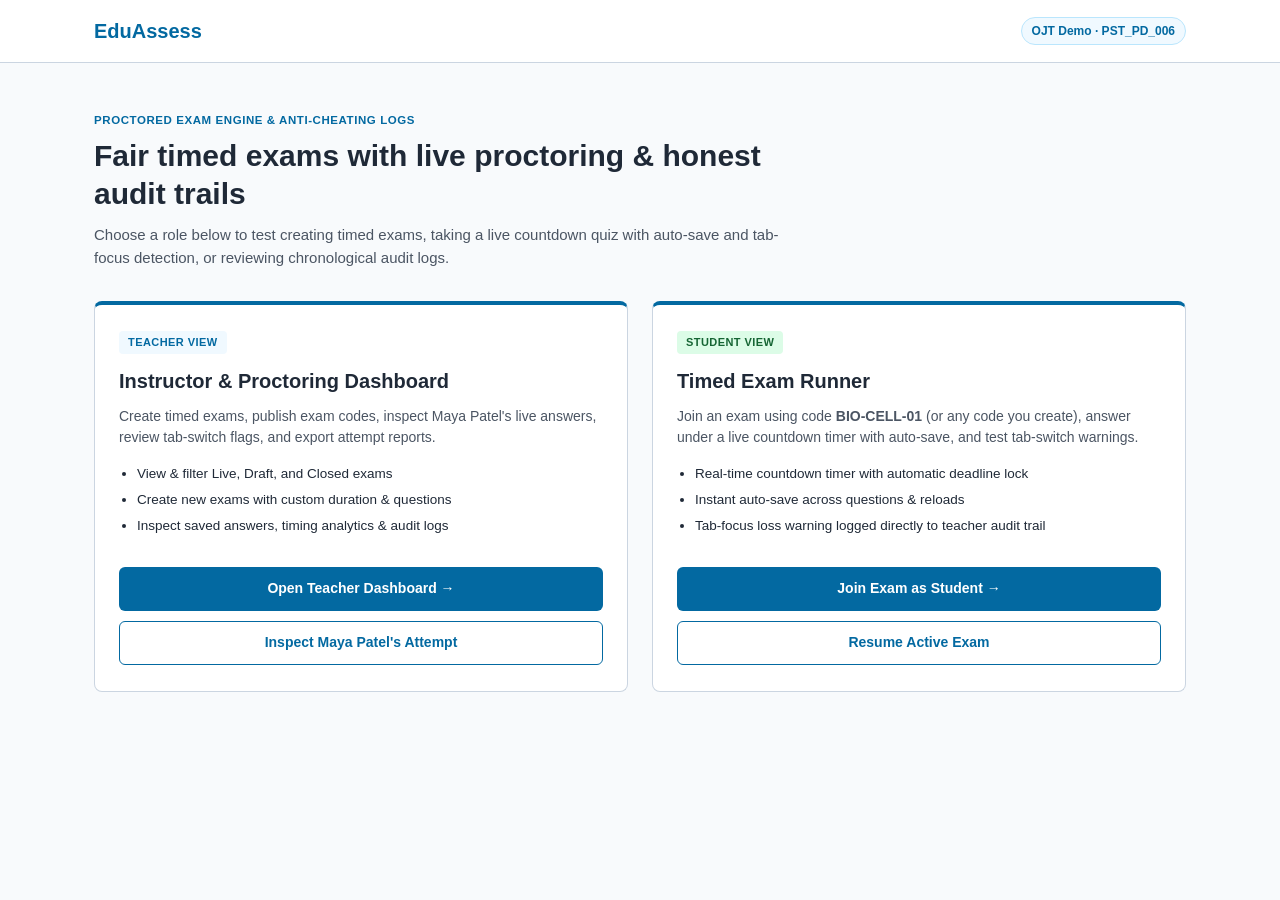
<file: index.html>
<!DOCTYPE html>
<html lang="en">

<head>
    <meta charset="UTF-8">
    <meta name="viewport" content="width=device-width, initial-scale=1.0">
    <title>EduAssess — Proctored Exam &amp; Audit Dashboard</title>
    <link rel="stylesheet" href="index.css">
</head>

<body>

    <div class="page-wrapper">

        <!-- App Header -->
        <header class="app-header">
            <div class="container header-inner">
                <a href="index.html" class="brand">EduAssess</a>
                <span class="badge-pill">OJT Demo · PST_PD_006</span>
            </div>
        </header>

        <!-- Main Content -->
        <main class="main-content">
            <div class="container">

                <section class="hero">
                    <span class="eyebrow">PROCTORED EXAM ENGINE &amp; ANTI-CHEATING LOGS</span>
                    <h1>Fair timed exams with live proctoring &amp; honest audit trails</h1>
                    <p class="subtitle">
                        Choose a role below to test creating timed exams, taking a live countdown quiz with
                        auto-save and tab-focus detection, or reviewing chronological audit logs.
                    </p>
                </section>

                <div class="role-grid">

                    <!-- Teacher Card -->
                    <article class="role-card">
                        <span class="role-tag teacher-tag">TEACHER VIEW</span>
                        <h2>Instructor &amp; Proctoring Dashboard</h2>
                        <p>
                            Create timed exams, publish exam codes, inspect Maya Patel's live answers,
                            review tab-switch flags, and export attempt reports.
                        </p>
                        <ul class="feature-list">
                            <li>View &amp; filter Live, Draft, and Closed exams</li>
                            <li>Create new exams with custom duration &amp; questions</li>
                            <li>Inspect saved answers, timing analytics &amp; audit logs</li>
                        </ul>
                        <div class="card-actions">
                            <a href="frontend/teacher/audit_log.html" class="btn btn-primary">Open Teacher Dashboard →</a>
                            <a href="frontend/teacher/questions.html" class="btn btn-outline">Inspect Maya Patel's Attempt</a>
                        </div>
                    </article>

                    <!-- Student Card -->
                    <article class="role-card">
                        <span class="role-tag student-tag">STUDENT VIEW</span>
                        <h2>Timed Exam Runner</h2>
                        <p>
                            Join an exam using code <strong>BIO-CELL-01</strong> (or any code you create),
                            answer under a live countdown timer with auto-save, and test tab-switch warnings.
                        </p>
                        <ul class="feature-list">
                            <li>Real-time countdown timer with automatic deadline lock</li>
                            <li>Instant auto-save across questions &amp; reloads</li>
                            <li>Tab-focus loss warning logged directly to teacher audit trail</li>
                        </ul>
                        <div class="card-actions">
                            <a href="frontend/student/student_exam.html" class="btn btn-primary">Join Exam as Student →</a>
                            <a href="frontend/student/exam_view.html" class="btn btn-outline">Resume Active Exam</a>
                        </div>
                    </article>

                </div>
                <p id="reset-msg" class="reset-msg" aria-live="polite"></p>

            </div>
        </main>

    </div>

    <script src="frontend/shared/api.js"></script>
    <script>
        document.getElementById("reset-demo-btn").addEventListener("click", async () => {
            const msg = document.getElementById("reset-msg");
            msg.textContent = "Resetting sample data...";
            await apiResetDemo();
            msg.textContent = "✓ Sample data reset! BIO-CELL-01 and Maya Patel's attempt are ready.";
        });
    </script>

</body>

</html>
</file>
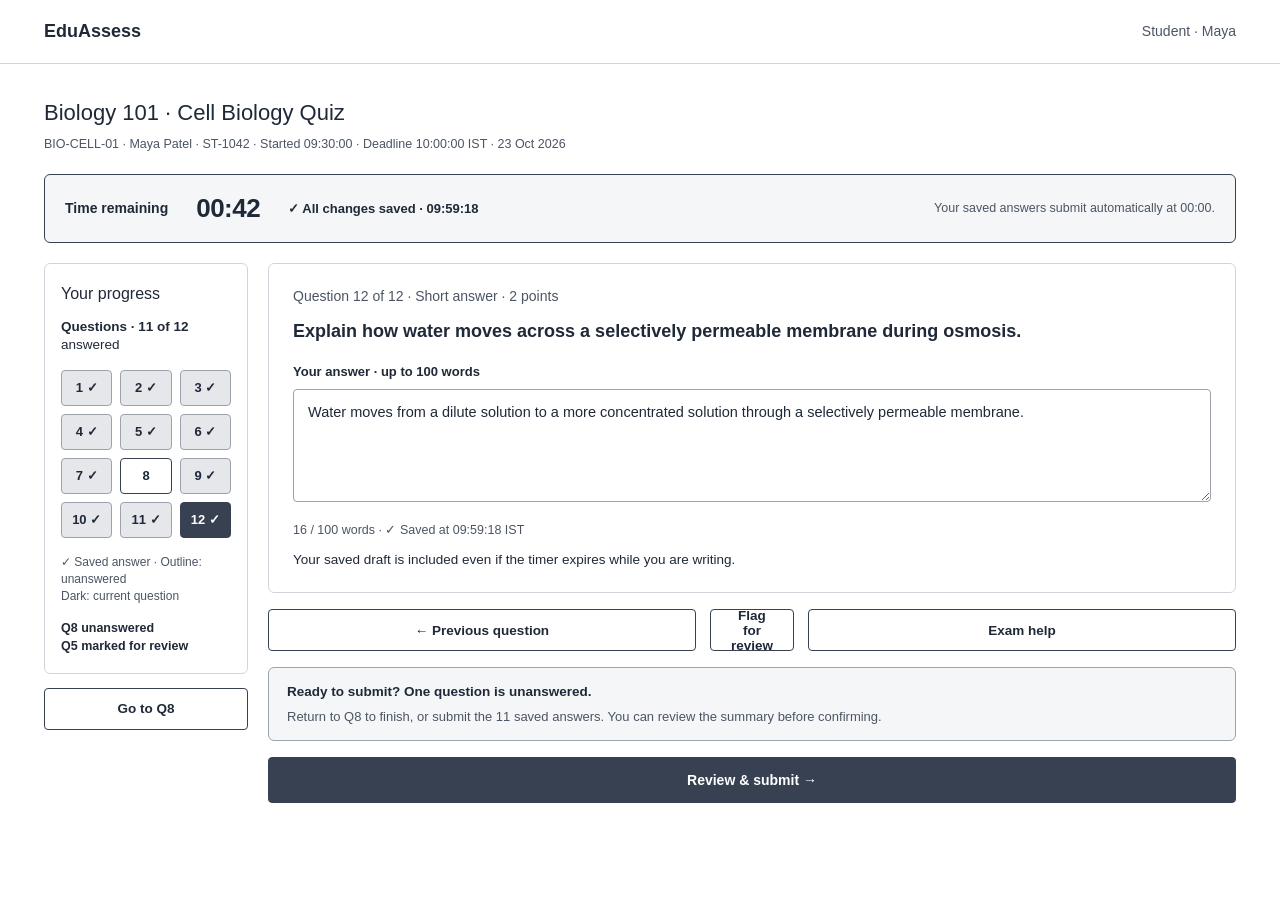
<file: frontend/exam_view.html>
<!DOCTYPE html>
<html lang="en">
<head>
  <meta charset="UTF-8" />
  <meta name="viewport" content="width=device-width, initial-scale=1.0" />
  <title>EduAssess — Biology 101 · Cell Biology Quiz</title>
  <link rel="stylesheet" href="./exa_view.css" />
</head>
<body>
  <div class="page-wrapper">
    <div class="tab">
        <div class="warn-head">
            <h2>Your exam is still running. Stay on this tab to continue.</h2>
            <p class="cross">X</p>
        </div>
        <div class="warn-body">
            <p class="warn-txt">You were away for 12 seconds. This event is visible to your teacher in the audit log. Your timer did not pause.</p>
            <button class="btn-primary btn-submit">Resume Exam</button>
        </div>
            
    </div>
    <!-- Main App Header -->
    <header class="app-header">
      <div class="container header-inner">
        <a href="#" class="brand">EduAssess</a>
        <span class="user-badge">Student · Maya</span>
      </div>
    </header>

    <!-- Main Exam Content -->
    <main class="main-content">
      <div class="container">
        <!-- Exam Title & Session Metadata -->
        <section class="exam-header-meta">
          <h1>Biology 101 · Cell Biology Quiz</h1>
          <p class="session-details">
            BIO-CELL-01 · Maya Patel · ST-1042 · Started 09:30:00 · Deadline 10:00:00 IST · 23 Oct 2026
          </p>
        </section>

        <!-- Persistent Status & Countdown Bar -->
        <section class="status-bar" aria-label="Exam timer and save status">
          <div class="status-left">
            <span class="timer-label">Time remaining</span>
            <span class="timer-value" aria-live="polite">00:42</span>
            <span class="save-status" aria-live="polite">✓ All changes saved · 09:59:18</span>
          </div>
          <p class="auto-submit-note">Your saved answers submit automatically at 00:00.</p>
        </section>

        <!-- Two-Column Exam Workspace -->
        <div class="workspace-grid">
          <!-- Left Sidebar: Question Progress & Navigator -->
          <aside class="progress-sidebar" aria-label="Question navigation">
            <div class="card progress-card">
              <h2 class="sidebar-heading">Your progress</h2>
              <p class="progress-count"><strong>Questions · 11 of 12</strong><br />answered</p>

              <!-- 3x4 Question Palette Grid -->
              <nav class="question-grid" aria-label="Question palette">
                <a href="#q1" class="q-pill answered" aria-label="Question 1, answered">1 ✓</a>
                <a href="#q2" class="q-pill answered" aria-label="Question 2, answered">2 ✓</a>
                <a href="#q3" class="q-pill answered" aria-label="Question 3, answered">3 ✓</a>
                <a href="#q4" class="q-pill answered" aria-label="Question 4, answered">4 ✓</a>
                <a href="#q5" class="q-pill answered" aria-label="Question 5, answered and marked for review">5 ✓</a>
                <a href="#q6" class="q-pill answered" aria-label="Question 6, answered">6 ✓</a>
                <a href="#q7" class="q-pill answered" aria-label="Question 7, answered">7 ✓</a>
                <a href="#q8" class="q-pill unanswered" aria-label="Question 8, unanswered">8</a>
                <a href="#q9" class="q-pill answered" aria-label="Question 9, answered">9 ✓</a>
                <a href="#q10" class="q-pill answered" aria-label="Question 10, answered">10 ✓</a>
                <a href="#q11" class="q-pill answered" aria-label="Question 11, answered">11 ✓</a>
                <a href="#q12" class="q-pill current" aria-current="page" aria-label="Question 12, current question, answered">12 ✓</a>
              </nav>

              <div class="palette-legend">
                <p>✓ Saved answer · Outline: unanswered</p>
                <p>Dark: current question</p>
              </div>

              <div class="palette-alerts">
                <p><strong>Q8 unanswered</strong></p>
                <p><strong>Q5 marked for review</strong></p>
              </div>
            </div>

            <a href="#q8" class="btn btn-outline btn-full jump-btn">Go to Q8</a>
          </aside>

          <!-- Right Area: Active Question, Controls & Submit -->
          <div class="question-workspace">
            <!-- Active Question Card -->
            <section class="card question-card" aria-labelledby="question-prompt">
              <p class="question-meta">Question 12 of 12 · Short answer · 2 points</p>
              <h2 id="question-prompt" class="question-text">
                Explain how water moves across a selectively permeable membrane during osmosis.
              </h2>

              <label for="answer-input" class="answer-label">
                Your answer · up to 100 words
              </label>
              <textarea
                id="answer-input"
                name="answer-input"
                class="answer-textarea"
                rows="4"
              >Water moves from a dilute solution to a more concentrated solution through a selectively permeable membrane.</textarea>

              <p class="word-save-meta">
                16 / 100 words · ✓ Saved at 09:59:18 IST
              </p>
              <p class="draft-assurance">
                Your saved draft is included even if the timer expires while you are writing.
              </p>
            </section>

            <!-- Navigation & Utility Buttons -->
            <div class="question-controls">
              <button type="button" class="btn btn-outline">← Previous question</button>
              <button type="button" class="btn btn-outline btn-expand">Flag for review</button>
              <button type="button" class="btn btn-outline">Exam help</button>
            </div>

            <!-- Submission Warning Banner -->
            <div class="submit-notice-box" role="status">
              <p class="submit-notice-title">Ready to submit? One question is unanswered.</p>
              <p class="submit-notice-text">
                Return to Q8 to finish, or submit the 11 saved answers. You can review the summary before confirming.
              </p>
            </div>

            <!-- Primary Submit CTA -->
            <button type="button" class="btn btn-primary btn-full btn-submit">
              Review &amp; submit →
            </button>
          </div>
        </div>
      </div>
    </main>
  </div>
</body>
</html>
</file>
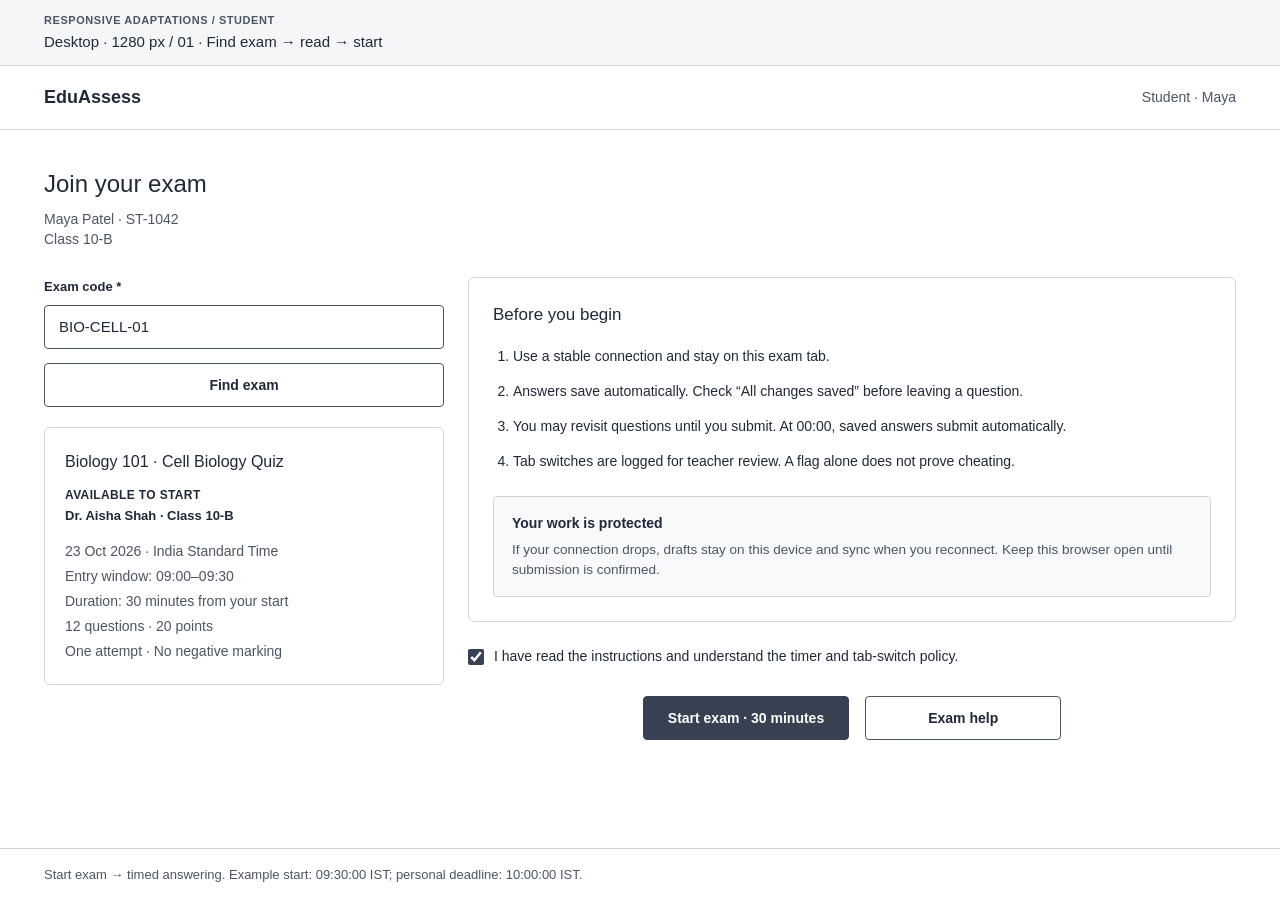
<file: frontend/student_exam.html>
<!DOCTYPE html>
<html lang="en">
<head>
  <meta charset="UTF-8" />
  <meta name="viewport" content="width=device-width, initial-scale=1.0" />
  <title>EduAssess — Join your exam</title>
  <link rel="stylesheet" href="./student_exam.css" />
</head>
<body>
  <div class="page-wrapper">
    <!-- Top Wireframe Spec Banner -->
    <div class="spec-banner">
      <div class="container">
        <span class="spec-label">RESPONSIVE ADAPTATIONS / STUDENT</span>
        <p class="spec-title">Desktop · 1280 px / 01 · Find exam → read → start</p>
      </div>
    </div>

    <!-- Main App Header -->
    <header class="app-header">
      <div class="container header-inner">
        <a href="#" class="brand">EduAssess</a>
        <span class="user-badge">Student · Maya</span>
      </div>
    </header>

    <!-- Main Content -->
    <main class="main-content">
      <div class="container">
        <!-- Page Title & Student Info -->
        <section class="page-intro">
          <h1>Join your exam</h1>
          <p class="student-meta">Maya Patel · ST-1042</p>
          <p class="student-meta">Class 10-B</p>
        </section>

        <!-- Two-Column Layout -->
        <div class="exam-grid">
          <!-- Left Column: Exam Lookup & Details -->
          <div class="left-column">
            <form class="exam-code-form" action="#" method="get">
              <label for="exam-code" class="form-label">
                Exam code <span class="required" aria-hidden="true">*</span>
              </label>
              <input
                type="text"
                id="exam-code"
                name="exam-code"
                class="form-input"
                value="BIO-CELL-01"
                required
              />
              <button type="submit" class="btn btn-outline btn-full">
                Find exam
              </button>
            </form>

            <article class="card exam-details-card" aria-labelledby="exam-title">
              <h2 id="exam-title" class="exam-title">Biology 101 · Cell Biology Quiz</h2>
              <p class="status-tag">AVAILABLE TO START</p>
              <p class="instructor-info">Dr. Aisha Shah · Class 10-B</p>

              <ul class="exam-specs">
                <li>23 Oct 2026 · India Standard Time</li>
                <li>Entry window: 09:00–09:30</li>
                <li>Duration: 30 minutes from your start</li>
                <li>12 questions · 20 points</li>
                <li>One attempt · No negative marking</li>
              </ul>
            </article>
          </div>

          <!-- Right Column: Instructions & Start Controls -->
          <div class="right-column">
            <section class="card instructions-card" aria-labelledby="instructions-heading">
              <h2 id="instructions-heading" class="section-heading">Before you begin</h2>
              <ol class="instructions-list">
                <li>Use a stable connection and stay on this exam tab.</li>
                <li>Answers save automatically. Check “All changes saved” before leaving a question.</li>
                <li>You may revisit questions until you submit. At 00:00, saved answers submit automatically.</li>
                <li>Tab switches are logged for teacher review. A flag alone does not prove cheating.</li>
              </ol>

              <div class="notice-box" role="note">
                <h3 class="notice-title">Your work is protected</h3>
                <p class="notice-text">
                  If your connection drops, drafts stay on this device and sync when you reconnect. Keep this browser open until submission is confirmed.
                </p>
              </div>
            </section>

            <div class="confirmation-row">
              <label class="checkbox-label">
                <input type="checkbox" checked />
                <span>I have read the instructions and understand the timer and tab-switch policy.</span>
              </label>
            </div>

            <div class="action-buttons">
              <button type="button" class="btn btn-primary">
                Start exam · 30 minutes
              </button>
              <button type="button" class="btn btn-outline">
                Exam help
              </button>
            </div>
          </div>
        </div>
      </div>
    </main>

    <!-- Bottom Flow Annotation Footer -->
    <footer class="spec-footer">
      <div class="container">
        <p>Start exam → timed answering. Example start: 09:30:00 IST; personal deadline: 10:00:00 IST.</p>
      </div>
    </footer>
  </div>
</body>
</html>
</file>
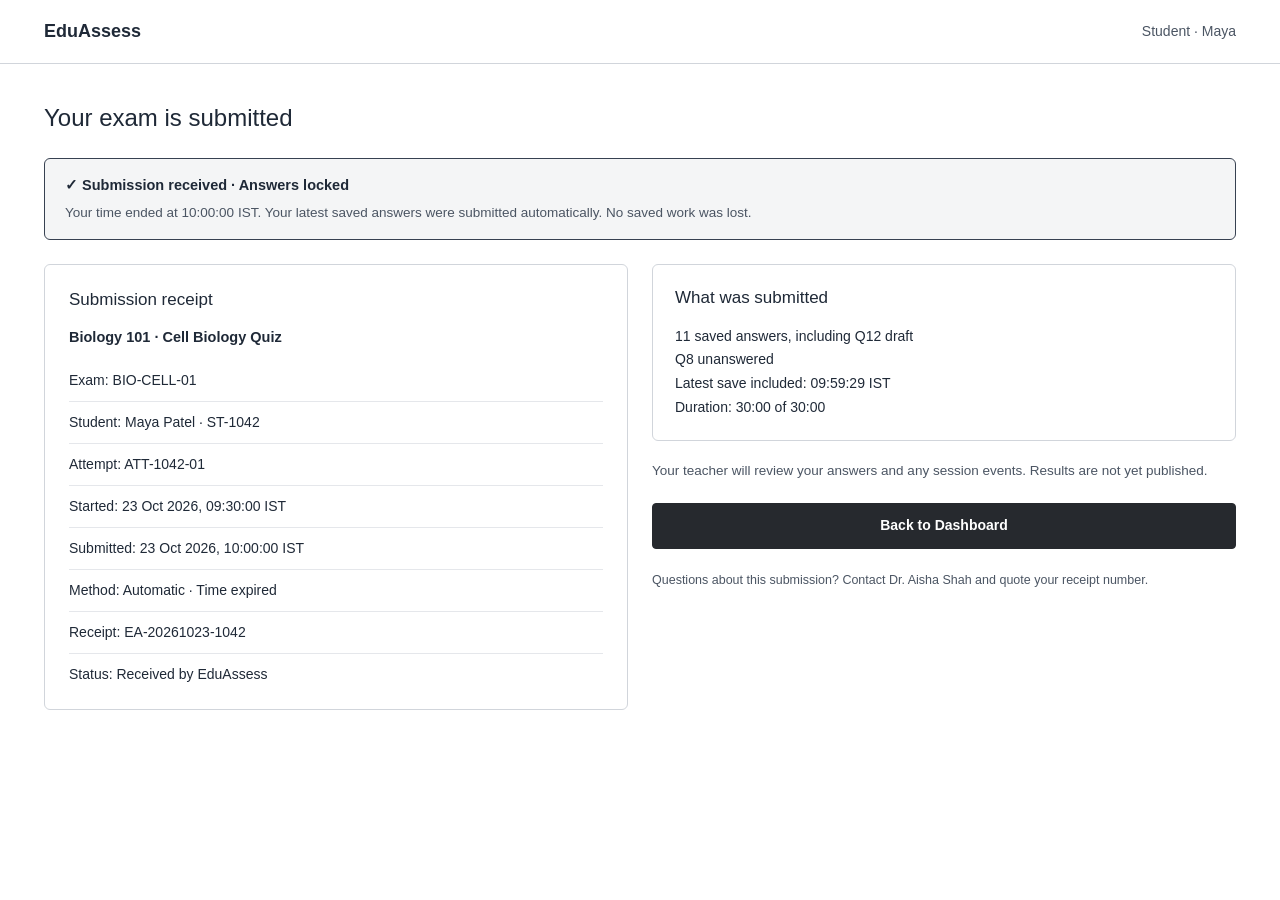
<file: frontend/sub_confirm.html>
<!DOCTYPE html>
<html lang="en">
<head>
  <meta charset="UTF-8" />
  <meta name="viewport" content="width=device-width, initial-scale=1.0" />
  <title>EduAssess — Your exam is submitted</title>
  <link rel="stylesheet" href="./sub_confirm.css" />
</head>
<body>
  <div class="page-wrapper">

    <!-- Main App Header -->
    <header class="app-header">
      <div class="container header-inner">
        <a href="#" class="brand">EduAssess</a>
        <span class="user-badge">Student · Maya</span>
      </div>
    </header>

    <!-- Main Content -->
    <main class="main-content">
      <div class="container">
        <!-- Page Heading -->
        <section class="page-intro">
          <h1>Your exam is submitted</h1>
        </section>

        <!-- Confirmation Banner -->
        <section class="status-banner" role="status" aria-live="polite">
          <p class="status-heading">✓ Submission received · Answers locked</p>
          <p class="status-subtext">
            Your time ended at 10:00:00 IST. Your latest saved answers were submitted automatically. No saved work was lost.
          </p>
        </section>

        <!-- Two-Column Receipt & Summary Grid -->
        <div class="receipt-grid">
          <!-- Left Card: Official Submission Receipt -->
          <section class="card receipt-card" aria-labelledby="receipt-heading">
            <h2 id="receipt-heading" class="card-heading">Submission receipt</h2>
            <p class="course-title">Biology 101 · Cell Biology Quiz</p>

            <dl class="receipt-details">
              <div class="receipt-row">
                <dt class="sr-only">Exam</dt>
                <dd>Exam: BIO-CELL-01</dd>
              </div>
              <div class="receipt-row">
                <dt class="sr-only">Student</dt>
                <dd>Student: Maya Patel · ST-1042</dd>
              </div>
              <div class="receipt-row">
                <dt class="sr-only">Attempt</dt>
                <dd>Attempt: ATT-1042-01</dd>
              </div>
              <div class="receipt-row">
                <dt class="sr-only">Started</dt>
                <dd>Started: 23 Oct 2026, 09:30:00 IST</dd>
              </div>
              <div class="receipt-row">
                <dt class="sr-only">Submitted</dt>
                <dd>Submitted: 23 Oct 2026, 10:00:00 IST</dd>
              </div>
              <div class="receipt-row">
                <dt class="sr-only">Method</dt>
                <dd>Method: Automatic · Time expired</dd>
              </div>
              <div class="receipt-row">
                <dt class="sr-only">Receipt</dt>
                <dd>Receipt: EA-20261023-1042</dd>
              </div>
              <div class="receipt-row">
                <dt class="sr-only">Status</dt>
                <dd>Status: Received by EduAssess</dd>
              </div>
            </dl>
          </section>

          <!-- Right Column: What Was Submitted & Next Steps -->
          <div class="summary-column">
            <section class="card submitted-card" aria-labelledby="submitted-heading">
              <h2 id="submitted-heading" class="card-heading">What was submitted</h2>
              <ul class="submitted-list">
                <li>11 saved answers, including Q12 draft</li>
                <li>Q8 unanswered</li>
                <li>Latest save included: 09:59:29 IST</li>
                <li>Duration: 30:00 of 30:00</li>
              </ul>
            </section>

            <p class="review-note">
              Your teacher will review your answers and any session events. Results are not yet published.
            </p>

            <a href="#dashboard" class="btn btn-primary btn-full">
              Back to Dashboard
            </a>

            <p class="contact-note">
              Questions about this submission? Contact Dr. Aisha Shah and quote your receipt number.
            </p>
          </div>
        </div>
      </div>
    </main>

   
  </div>
</body>
</html>
</file>
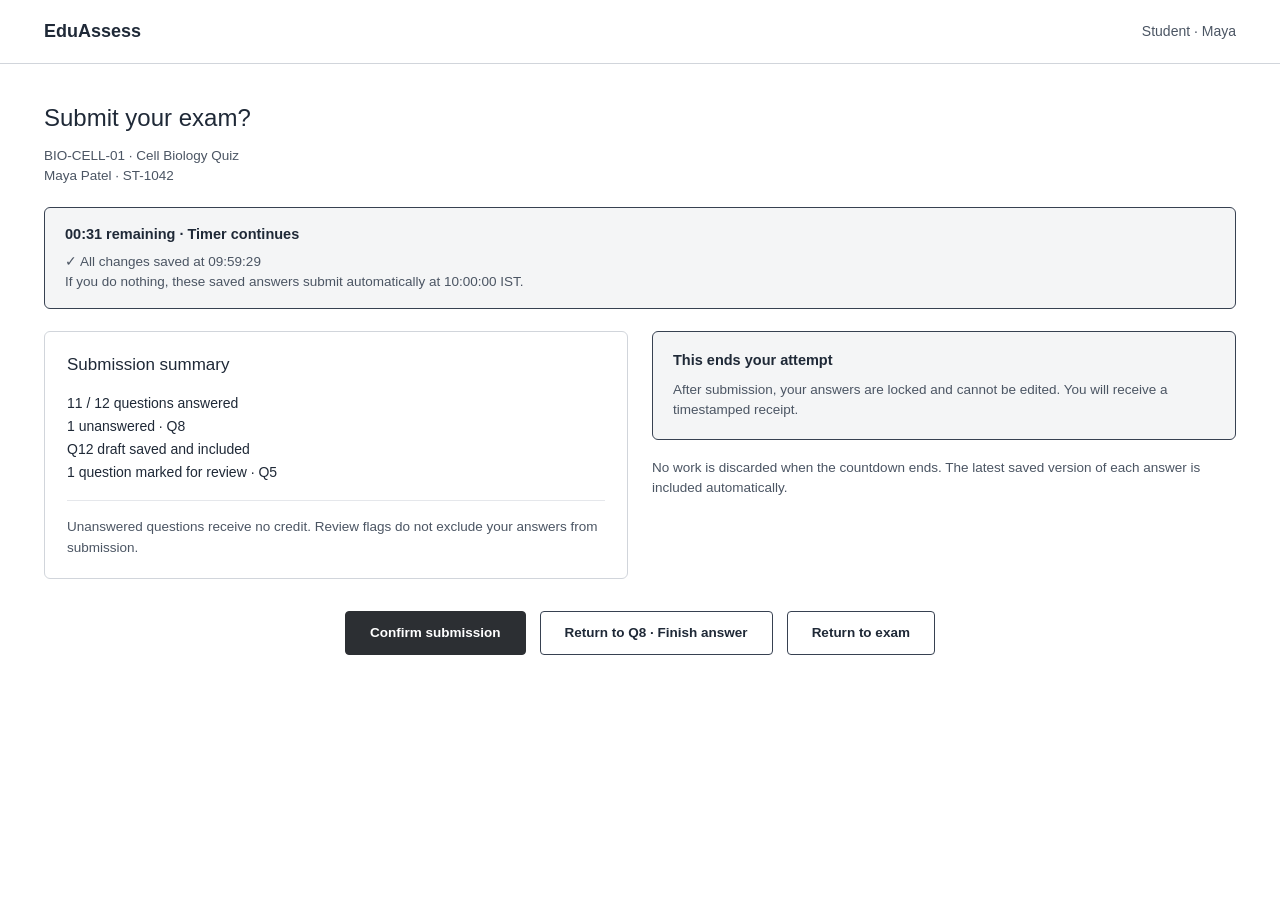
<file: frontend/submission.html>
<!DOCTYPE html>
<html lang="en">
<head>
  <meta charset="UTF-8" />
  <meta name="viewport" content="width=device-width, initial-scale=1.0" />
  <title>EduAssess — Submit your exam?</title>
  <link rel="stylesheet" href="submission.css" />
</head>
<body>
  <div class="page-wrapper">

    <!-- Main App Header -->
    <header class="app-header">
      <div class="container header-inner">
        <a href="#" class="brand">EduAssess</a>
        <span class="user-badge">Student · Maya</span>
      </div>
    </header>

    <!-- Main Content -->
    <main class="main-content">
      <div class="container">
        <!-- Page Heading & Student/Exam Metadata -->
        <section class="page-intro">
          <h1>Submit your exam?</h1>
          <p class="exam-meta">BIO-CELL-01 · Cell Biology Quiz</p>
          <p class="exam-meta">Maya Patel · ST-1042</p>
        </section>

        <!-- Active Timer & Auto-Save Banner -->
        <section class="timer-banner" role="status" aria-live="polite">
          <p class="timer-heading">00:31 remaining · Timer continues</p>
          <p class="timer-subtext">✓ All changes saved at 09:59:29</p>
          <p class="timer-subtext">
            If you do nothing, these saved answers submit automatically at 10:00:00 IST.
          </p>
        </section>

        <!-- Two-Column Summary & Lock Notice -->
        <div class="summary-grid">
          <!-- Left Card: Submission Summary -->
          <section class="card summary-card" aria-labelledby="summary-heading">
            <h2 id="summary-heading" class="card-heading">Submission summary</h2>
            <ul class="summary-list">
              <li>11 / 12 questions answered</li>
              <li>1 unanswered · Q8</li>
              <li>Q12 draft saved and included</li>
              <li>1 question marked for review · Q5</li>
            </ul>
            <hr class="card-divider" />
            <p class="summary-footnote">
              Unanswered questions receive no credit. Review flags do not exclude your answers from submission.
            </p>
          </section>

          <!-- Right Column: Lock Warning & Reassurance -->
          <div class="lock-column">
            <section class="card lock-card" aria-labelledby="lock-heading">
              <h2 id="lock-heading" class="lock-title">This ends your attempt</h2>
              <p class="lock-description">
                After submission, your answers are locked and cannot be edited. You will receive a timestamped receipt.
              </p>
            </section>

            <p class="reassurance-note">
              No work is discarded when the countdown ends. The latest saved version of each answer is included automatically.
            </p>
          </div>
        </div>

        <!-- Centered Action Buttons -->
        <div class="action-buttons">
          <button type="button" class="btn btn-primary">
            Confirm submission
          </button>
          <a href="#q8" class="btn btn-outline">
            Return to Q8 · Finish answer
          </a>
          <a href="#exam" class="btn btn-outline">
            Return to exam
          </a>
        </div>
      </div>
    </main>

  </div>
</body>
</html>
</file>
<file: index.css>
/* Reset & Base Styles — PRD Section 13 Color Palette */
*,
*::before,
*::after {
    box-sizing: border-box;
    margin: 0;
    padding: 0;
}

:root {
    --primary: #0369A1;
    --primary-hover: #075985;
    --primary-soft: #F0F9FF;
    --primary-border: #BAE6FD;
    --text-primary: #1F2937;
    --text-secondary: #4B5563;
    --bg-page: #F8FAFC;
    --bg-card: #FFFFFF;
    --border-color: #CBD5E1;
    --success: #166534;
    --success-soft: #DCFCE7;
    --warning: #B54708;
    --warning-soft: #FEF3C7;
    --error: #B42318;
    --error-soft: #FEE2E2;
}

body {
    font-family: -apple-system, BlinkMacSystemFont, "Segoe UI", Roboto, Helvetica, Arial, sans-serif;
    color: var(--text-primary);
    background-color: var(--bg-page);
    line-height: 1.5;
}

.page-wrapper {
    min-height: 100vh;
    display: flex;
    flex-direction: column;
}

.container {
    width: 100%;
    max-width: 1140px;
    margin: 0 auto;
    padding: 0 24px;
}

/* Header */
.app-header {
    background-color: var(--bg-card);
    border-bottom: 1px solid var(--border-color);
    padding: 16px 0;
}

.header-inner {
    display: flex;
    justify-content: space-between;
    align-items: center;
}

.brand {
    font-size: 20px;
    font-weight: 700;
    color: var(--primary);
    text-decoration: none;
}

.badge-pill {
    font-size: 12px;
    font-weight: 600;
    color: var(--primary);
    background-color: var(--primary-soft);
    border: 1px solid var(--primary-border);
    padding: 4px 10px;
    border-radius: 999px;
}

/* Main Content */
.main-content {
    flex: 1;
    padding: 44px 0 60px;
}

.hero {
    max-width: 720px;
    margin-bottom: 32px;
}

.eyebrow {
    display: inline-block;
    font-size: 11.5px;
    font-weight: 700;
    letter-spacing: 0.05em;
    color: var(--primary);
    margin-bottom: 8px;
}

.hero h1 {
    font-size: 30px;
    font-weight: 600;
    line-height: 1.25;
    margin-bottom: 12px;
}

.subtitle {
    font-size: 15px;
    color: var(--text-secondary);
}

/* Role Grid */
.role-grid {
    display: grid;
    grid-template-columns: 1fr 1fr;
    gap: 24px;
    margin-bottom: 28px;
}

.role-card {
    background-color: var(--bg-card);
    border: 1px solid var(--border-color);
    border-top: 4px solid var(--primary);
    border-radius: 8px;
    padding: 26px 24px;
    display: flex;
    flex-direction: column;
}

.role-tag {
    display: inline-block;
    width: fit-content;
    font-size: 11px;
    font-weight: 700;
    letter-spacing: 0.04em;
    padding: 3px 9px;
    border-radius: 4px;
    margin-bottom: 12px;
}

.teacher-tag {
    background-color: var(--primary-soft);
    color: var(--primary);
}

.student-tag {
    background-color: var(--success-soft);
    color: var(--success);
}

.role-card h2 {
    font-size: 20px;
    font-weight: 600;
    margin-bottom: 10px;
}

.role-card p {
    font-size: 14px;
    color: var(--text-secondary);
    margin-bottom: 16px;
}

.feature-list {
    padding-left: 18px;
    font-size: 13.5px;
    color: var(--text-primary);
    margin-bottom: 24px;
    flex: 1;
}

.feature-list li {
    margin-bottom: 6px;
}

.card-actions {
    display: flex;
    flex-direction: column;
    gap: 10px;
}

/* Buttons */
.btn {
    display: inline-flex;
    align-items: center;
    justify-content: center;
    height: 44px;
    padding: 0 20px;
    font-size: 14px;
    font-weight: 600;
    text-decoration: none;
    border-radius: 6px;
    cursor: pointer;
    border: 1px solid transparent;
    transition: background-color 0.15s ease, border-color 0.15s ease;
}

.btn-sm {
    height: 38px;
    padding: 0 14px;
    font-size: 13px;
}

.btn-primary {
    background-color: var(--primary);
    color: #FFFFFF;
}

.btn-primary:hover {
    background-color: var(--primary-hover);
}

.btn-outline {
    background-color: var(--bg-card);
    color: var(--primary);
    border-color: var(--primary);
}

.btn-outline:hover {
    background-color: var(--primary-soft);
}

/* Demo Bar */
.demo-bar {
    background-color: var(--bg-card);
    border: 1px solid var(--border-color);
    border-left: 4px solid var(--warning);
    border-radius: 6px;
    padding: 14px 18px;
    display: flex;
    justify-content: space-between;
    align-items: center;
    gap: 16px;
    font-size: 13.5px;
    color: var(--text-secondary);
}

.reset-msg {
    margin-top: 10px;
    font-size: 13px;
    font-weight: 600;
    color: var(--success);
}

/* Footer */
.app-footer {
    background-color: var(--bg-card);
    border-top: 1px solid var(--border-color);
    padding: 16px 0;
    font-size: 12.5px;
    color: var(--text-secondary);
}

@media (max-width: 768px) {
    .role-grid {
        grid-template-columns: 1fr;
    }

    .demo-bar {
        flex-direction: column;
        align-items: flex-start;
    }
}
</file>
<file: frontend/exa_view.css>
/* Reset & Base Styles */
*,
*::before,
*::after {
  box-sizing: border-box;
  margin: 0;
  padding: 0;
}

:root {
  --bg-page: #ffffff;
  --bg-subtle: #f5f6f8;
  --bg-pill-saved: #e5e7eb;
  --border-color: #d1d5db;
  --border-dark: #374151;
  --text-primary: #1f2937;
  --text-secondary: #4b5563;
  --text-muted: #6b7280;
  --btn-dark: #374151;
  --btn-dark-hover: #1f2937;
  --focus-ring: #0369a1;
  --radius-sm: 4px;
  --radius-md: 6px;
}

body {
  font-family: -apple-system, BlinkMacSystemFont, "Segoe UI", Roboto, Helvetica, Arial, sans-serif;
  color: var(--text-primary);
  background-color: var(--bg-page);
  line-height: 1.5;
  -webkit-font-smoothing: antialiased;
}

.page-wrapper {
  min-height: 100vh;
  display: flex;
  flex-direction: column;
}

.container {
  width: 100%;
  max-width: 1240px;
  margin: 0 auto;
  padding: 0 24px;
}

/* App Header */
.app-header {
  border-bottom: 1px solid var(--border-color);
  padding: 18px 0;
  background-color: var(--bg-page);
}

.header-inner {
  display: flex;
  justify-content: space-between;
  align-items: center;
}

.brand {
  font-size: 18px;
  font-weight: 700;
  color: var(--text-primary);
  text-decoration: none;
}

.user-badge {
  font-size: 14px;
  color: var(--text-secondary);
}

/* Main Content */
.main-content {
  flex: 1;
  padding: 32px 0 56px;
}

.exam-header-meta {
  margin-bottom: 20px;
}

.exam-header-meta h1 {
  font-size: 22px;
  font-weight: 500;
  color: var(--text-primary);
  margin-bottom: 6px;
}

.session-details {
  font-size: 12.5px;
  color: var(--text-secondary);
}

/* Persistent Countdown & Auto-Save Bar */
.status-bar {
  position: sticky;
  top: 0;
  z-index: 10;
  display: flex;
  justify-content: space-between;
  align-items: center;
  flex-wrap: wrap;
  gap: 12px;
  background-color: var(--bg-subtle);
  border: 1.5px solid var(--border-dark);
  border-radius: var(--radius-md);
  padding: 14px 20px;
  margin-bottom: 20px;
}

.status-left {
  display: flex;
  align-items: center;
  gap: 28px;
  flex-wrap: wrap;
}

.timer-label {
  font-size: 14px;
  font-weight: 600;
  color: var(--text-primary);
}

.timer-value {
  font-size: 26px;
  font-weight: 700;
  font-variant-numeric: tabular-nums;
  letter-spacing: -0.02em;
  color: var(--text-primary);
}

.save-status {
  font-size: 13px;
  font-weight: 600;
  color: var(--text-primary);
}

.auto-submit-note {
  font-size: 12.5px;
  color: var(--text-secondary);
}

/* Two-Column Exam Workspace */
.workspace-grid {
  display: grid;
  grid-template-columns: 204px 1fr;
  gap: 20px;
  align-items: start;
}

.card {
  border: 1px solid var(--border-color);
  border-radius: var(--radius-md);
  background-color: var(--bg-page);
}

/* Left Sidebar: Progress & Question Palette */
.progress-card {
  padding: 18px 16px;
  margin-bottom: 14px;
}

.sidebar-heading {
  font-size: 16px;
  font-weight: 500;
  color: var(--text-primary);
  margin-bottom: 12px;
}

.progress-count {
  font-size: 13.5px;
  line-height: 1.35;
  color: var(--text-primary);
  margin-bottom: 16px;
}

.question-grid {
  display: grid;
  grid-template-columns: repeat(3, 1fr);
  gap: 8px;
  margin-bottom: 16px;
}

.q-pill {
  display: flex;
  align-items: center;
  justify-content: center;
  height: 36px;
  font-size: 13px;
  font-weight: 600;
  text-decoration: none;
  border-radius: var(--radius-sm);
  transition: opacity 0.15s ease;
}

.q-pill:hover {
  opacity: 0.85;
}

.q-pill:focus-visible {
  outline: 2px solid var(--focus-ring);
  outline-offset: 2px;
}

.q-pill.answered {
  background-color: var(--bg-pill-saved);
  border: 1px solid #9ca3af;
  color: var(--text-primary);
}

.q-pill.unanswered {
  background-color: var(--bg-page);
  border: 1.5px solid var(--border-dark);
  color: var(--text-primary);
}

.q-pill.current {
  background-color: var(--btn-dark);
  border: 1px solid var(--btn-dark);
  color: #ffffff;
}

.palette-legend {
  font-size: 12px;
  line-height: 1.4;
  color: var(--text-secondary);
  margin-bottom: 14px;
}

.palette-alerts {
  font-size: 12.5px;
  line-height: 1.45;
  color: var(--text-primary);
}

/* Right Workspace: Question Card */
.question-card {
  padding: 22px 24px;
  margin-bottom: 16px;
}

.question-meta {
  font-size: 14px;
  color: var(--text-secondary);
  margin-bottom: 12px;
}

.question-text {
  font-size: 18px;
  font-weight: 700;
  line-height: 1.4;
  color: var(--text-primary);
  margin-bottom: 18px;
}

.answer-label {
  display: block;
  font-size: 13px;
  font-weight: 700;
  color: var(--text-primary);
  margin-bottom: 8px;
}

.answer-textarea {
  width: 100%;
  min-height: 104px;
  padding: 12px 14px;
  font-family: inherit;
  font-size: 14.5px;
  line-height: 1.5;
  color: var(--text-primary);
  background-color: var(--bg-page);
  border: 1px solid #9ca3af;
  border-radius: var(--radius-sm);
  resize: vertical;
  margin-bottom: 12px;
}

.answer-textarea:focus {
  outline: 2px solid var(--focus-ring);
  outline-offset: 1px;
}

.word-save-meta {
  font-size: 12.5px;
  color: var(--text-secondary);
  margin-bottom: 10px;
}

.draft-assurance {
  font-size: 13.5px;
  color: var(--text-primary);
}

/* Buttons & Controls */
.btn {
  display: inline-flex;
  align-items: center;
  justify-content: center;
  height: 42px;
  padding: 0 20px;
  font-size: 13.5px;
  font-weight: 600;
  text-decoration: none;
  border-radius: var(--radius-sm);
  cursor: pointer;
  transition: background-color 0.15s ease;
}

.btn:focus-visible {
  outline: 2px solid var(--focus-ring);
  outline-offset: 2px;
}

.btn-full {
  width: 100%;
}

.btn-outline {
  background-color: var(--bg-page);
  color: var(--text-primary);
  border: 1px solid var(--border-dark);
}

.btn-outline:hover {
  background-color: var(--bg-subtle);
}

.btn-primary {
  background-color: var(--btn-dark);
  color: #ffffff;
  border: 1px solid var(--btn-dark);
}

.btn-primary:hover {
  background-color: var(--btn-dark-hover);
}

.question-controls {
  display: flex;
  gap: 14px;
  margin-bottom: 16px;
}

.btn-expand {
  flex: 1;
}

/* Submission Warning Box */
.submit-notice-box {
  background-color: var(--bg-subtle);
  border: 1px solid #9ca3af;
  border-radius: var(--radius-md);
  padding: 14px 18px;
  margin-bottom: 16px;
}

.submit-notice-title {
  font-size: 13.5px;
  font-weight: 700;
  color: var(--text-primary);
  margin-bottom: 4px;
}

.submit-notice-text {
  font-size: 13px;
  color: var(--text-secondary);
}

.btn-submit {
  height: 46px;
  font-size: 14px;
}

.tab {
    display: flex;
    align-items: center;
    justify-content: center;
    flex-direction: column;
    position:fixed; 
    top: 50%;
    left: 50%;
    transform: translate(-50%, -50%);
    border: 1px solid #374151;
    padding: 30px 30px;
    background-color: #9ca3af;
    width: 30vw;
    display: none; 
    border-radius: 4px;
    z-index: 100000;
}
.main-content {
    filter: blur(0px);
}
.warn-head{
    display: flex;
    justify-content: space-between;
    align-items: space-between;
    margin-bottom: 5px;
}
.warn-body {
    padding: 15px;
    display: grid;
    place-items: center;
    background-color: #d1d5db;
    border-radius: 8px;
    border: 1px solid #f5f6f8;
}
.tab, button {
    width: 50%;
}
.warn-txt {
    margin-bottom: 20px;
}
.cross {
}
/* Responsive Breakpoints (Tablet & Phone per PRD Section 12) */
@media (max-width: 900px) {
  .workspace-grid {
    grid-template-columns: 1fr;
  }

  .question-grid {
    grid-template-columns: repeat(6, 1fr);
  }
}

@media (max-width: 600px) {
  .container {
    padding: 0 16px;
  }

  .status-left {
    gap: 14px;
  }

  .question-grid {
    grid-template-columns: repeat(4, 1fr);
  }

  .question-controls {
    flex-direction: column;
  }
}
</file>
<file: frontend/student_exam.css>
/* Reset & Base Styles */
*,
*::before,
*::after {
  box-sizing: border-box;
  margin: 0;
  padding: 0;
}

:root {
  --bg-page: #ffffff;
  --bg-subtle: #f5f6f8;
  --bg-notice: #f8f9fa;
  --border-color: #d1d5db;
  --border-dark: #4b5563;
  --text-primary: #1f2937;
  --text-secondary: #4b5563;
  --text-muted: #6b7280;
  --btn-dark: #374151;
  --btn-dark-hover: #1f2937;
  --focus-ring: #0369a1;
  --radius-sm: 4px;
  --radius-md: 6px;
}

body {
  font-family: -apple-system, BlinkMacSystemFont, "Segoe UI", Roboto, Helvetica, Arial, sans-serif;
  color: var(--text-primary);
  background-color: var(--bg-page);
  line-height: 1.5;
  -webkit-font-smoothing: antialiased;
}

.page-wrapper {
  min-height: 100vh;
  display: flex;
  flex-direction: column;
}

.container {
  width: 100%;
  max-width: 1240px;
  margin: 0 auto;
  padding: 0 24px;
}

/* Top Wireframe Spec Banner */
.spec-banner {
  background-color: var(--bg-subtle);
  border-bottom: 1px solid var(--border-color);
  padding: 12px 0;
}

.spec-label {
  display: block;
  font-size: 11px;
  font-weight: 700;
  letter-spacing: 0.05em;
  color: var(--text-secondary);
  text-transform: uppercase;
  margin-bottom: 2px;
}

.spec-title {
  font-size: 15px;
  font-weight: 500;
  color: var(--text-primary);
}

/* App Header */
.app-header {
  border-bottom: 1px solid var(--border-color);
  padding: 18px 0;
  background-color: var(--bg-page);
}

.header-inner {
  display: flex;
  justify-content: space-between;
  align-items: center;
}

.brand {
  font-size: 18px;
  font-weight: 700;
  color: var(--text-primary);
  text-decoration: none;
}

.user-badge {
  font-size: 14px;
  color: var(--text-secondary);
}

/* Main Content */
.main-content {
  flex: 1;
  padding: 36px 0 64px;
}

.page-intro {
  margin-bottom: 28px;
}

.page-intro h1 {
  font-size: 24px;
  font-weight: 500;
  color: var(--text-primary);
  margin-bottom: 8px;
}

.student-meta {
  font-size: 14px;
  color: var(--text-secondary);
  line-height: 1.4;
}

/* Two-Column Grid */
.exam-grid {
  display: grid;
  grid-template-columns: 400px 1fr;
  gap: 24px;
  align-items: start;
}

/* Cards */
.card {
  border: 1px solid var(--border-color);
  border-radius: var(--radius-md);
  background-color: var(--bg-page);
}

/* Left Column: Form & Exam Details */
.exam-code-form {
  margin-bottom: 20px;
}

.form-label {
  display: block;
  font-size: 13px;
  font-weight: 700;
  margin-bottom: 8px;
  color: var(--text-primary);
}

.form-input {
  width: 100%;
  height: 44px;
  padding: 0 14px;
  font-size: 15px;
  color: var(--text-primary);
  border: 1px solid var(--border-dark);
  border-radius: var(--radius-sm);
  margin-bottom: 14px;
  background-color: var(--bg-page);
}

.form-input:focus {
  outline: 2px solid var(--focus-ring);
  outline-offset: 1px;
}

/* Buttons */
.btn {
  display: inline-flex;
  align-items: center;
  justify-content: center;
  height: 44px;
  padding: 0 24px;
  font-size: 14px;
  font-weight: 600;
  border-radius: var(--radius-sm);
  cursor: pointer;
  transition: background-color 0.15s ease, border-color 0.15s ease;
}

.btn:focus-visible {
  outline: 2px solid var(--focus-ring);
  outline-offset: 2px;
}

.btn-full {
  width: 100%;
}

.btn-outline {
  background-color: var(--bg-page);
  color: var(--text-primary);
  border: 1px solid var(--border-dark);
}

.btn-outline:hover {
  background-color: var(--bg-subtle);
}

.btn-primary {
  background-color: var(--btn-dark);
  color: #ffffff;
  border: 1px solid var(--btn-dark);
}

.btn-primary:hover {
  background-color: var(--btn-dark-hover);
}

/* Exam Details Card */
.exam-details-card {
  padding: 22px 20px;
}

.exam-title {
  font-size: 16px;
  font-weight: 500;
  margin-bottom: 12px;
  color: var(--text-primary);
}

.status-tag {
  font-size: 12px;
  font-weight: 700;
  letter-spacing: 0.03em;
  color: var(--text-primary);
  margin-bottom: 2px;
}

.instructor-info {
  font-size: 13px;
  font-weight: 700;
  color: var(--text-primary);
  margin-bottom: 16px;
}

.exam-specs {
  list-style: none;
  font-size: 14px;
  color: var(--text-secondary);
}

.exam-specs li {
  margin-bottom: 4px;
}

.exam-specs li:last-child {
  margin-bottom: 0;
}

/* Right Column: Instructions & Actions */
.instructions-card {
  padding: 24px;
  margin-bottom: 24px;
}

.section-heading {
  font-size: 17px;
  font-weight: 500;
  margin-bottom: 18px;
  color: var(--text-primary);
}

.instructions-list {
  padding-left: 20px;
  font-size: 14px;
  color: var(--text-primary);
  margin-bottom: 24px;
}

.instructions-list li {
  margin-bottom: 14px;
}

.instructions-list li:last-child {
  margin-bottom: 0;
}

/* Notice Box */
.notice-box {
  background-color: var(--bg-notice);
  border: 1px solid var(--border-color);
  border-radius: var(--radius-sm);
  padding: 16px 18px;
}

.notice-title {
  font-size: 14px;
  font-weight: 700;
  margin-bottom: 6px;
  color: var(--text-primary);
}

.notice-text {
  font-size: 13.5px;
  color: var(--text-secondary);
  line-height: 1.5;
}

/* Checkbox Confirmation */
.confirmation-row {
  margin-bottom: 24px;
}

.checkbox-label {
  display: inline-flex;
  align-items: center;
  gap: 10px;
  font-size: 14px;
  color: var(--text-primary);
  cursor: pointer;
}

.checkbox-label input[type="checkbox"] {
  width: 16px;
  height: 16px;
  accent-color: var(--btn-dark);
  cursor: pointer;
}

/* Action Buttons Row */
.action-buttons {
  display: flex;
  justify-content: center;
  gap: 16px;
}

.action-buttons .btn {
  min-width: 196px;
}

/* Bottom Footer */
.spec-footer {
  border-top: 1px solid var(--border-color);
  padding: 16px 0;
  font-size: 13px;
  color: var(--text-secondary);
  background-color: var(--bg-page);
}

/* Responsive Breakpoints (Tablet & Phone per PRD Section 12) */
@media (max-width: 960px) {
  .exam-grid {
    grid-template-columns: 1fr;
  }
}

@media (max-width: 540px) {
  .container {
    padding: 0 16px;
  }

  .action-buttons {
    flex-direction: column;
  }

  .action-buttons .btn {
    width: 100%;
  }
}
</file>
<file: frontend/sub_confirm.css>
/* Reset & Base Styles */
*,
*::before,
*::after {
  box-sizing: border-box;
  margin: 0;
  padding: 0;
}

:root {
  --bg-page: #ffffff;
  --bg-banner: #e9eaec;
  --bg-subtle: #f4f5f6;
  --border-color: #d1d5db;
  --border-divider: #e5e7eb;
  --border-dark: #374151;
  --text-primary: #1f2937;
  --text-secondary: #4b5563;
  --btn-dark: #26292e;
  --btn-dark-hover: #111827;
  --focus-ring: #0369a1;
  --radius-sm: 4px;
  --radius-md: 6px;
}

body {
  font-family: -apple-system, BlinkMacSystemFont, "Segoe UI", Roboto, Helvetica, Arial, sans-serif;
  color: var(--text-primary);
  background-color: var(--bg-page);
  line-height: 1.5;
  -webkit-font-smoothing: antialiased;
}

.sr-only {
  position: absolute;
  width: 1px;
  height: 1px;
  padding: 0;
  margin: -1px;
  overflow: hidden;
  clip: rect(0, 0, 0, 0);
  white-space: nowrap;
  border: 0;
}

.page-wrapper {
  min-height: 100vh;
  display: flex;
  flex-direction: column;
}

.container {
  width: 100%;
  max-width: 1240px;
  margin: 0 auto;
  padding: 0 24px;
}

/* Top Wireframe Spec Banner */
.spec-banner {
  background-color: var(--bg-banner);
  border-bottom: 1px solid var(--border-color);
  padding: 14px 0;
}

.spec-label {
  display: block;
  font-size: 11px;
  font-weight: 700;
  letter-spacing: 0.05em;
  color: var(--text-secondary);
  text-transform: uppercase;
  margin-bottom: 2px;
}

.spec-title {
  font-size: 15px;
  font-weight: 500;
  color: var(--text-primary);
}

/* App Header */
.app-header {
  border-bottom: 1px solid var(--border-color);
  padding: 18px 0;
  background-color: var(--bg-page);
}

.header-inner {
  display: flex;
  justify-content: space-between;
  align-items: center;
}

.brand {
  font-size: 18px;
  font-weight: 700;
  color: var(--text-primary);
  text-decoration: none;
}

.user-badge {
  font-size: 14px;
  color: var(--text-secondary);
}

/* Main Content */
.main-content {
  flex: 1;
  padding: 36px 0 64px;
}

.page-intro {
  margin-bottom: 22px;
}

.page-intro h1 {
  font-size: 24px;
  font-weight: 500;
  color: var(--text-primary);
}

/* Confirmation Banner */
.status-banner {
  background-color: var(--bg-subtle);
  border: 1.5px solid var(--border-dark);
  border-radius: var(--radius-md);
  padding: 16px 20px;
  margin-bottom: 24px;
}

.status-heading {
  font-size: 14.5px;
  font-weight: 600;
  color: var(--text-primary);
  margin-bottom: 6px;
}

.status-subtext {
  font-size: 13.5px;
  color: var(--text-secondary);
}

/* Two-Column Receipt & Summary Grid */
.receipt-grid {
  display: grid;
  grid-template-columns: 1fr 1fr;
  gap: 24px;
  align-items: start;
}

.card {
  border: 1px solid var(--border-color);
  border-radius: var(--radius-md);
  background-color: var(--bg-page);
}

.card-heading {
  font-size: 17px;
  font-weight: 500;
  color: var(--text-primary);
  margin-bottom: 14px;
}

/* Left Card: Submission Receipt */
.receipt-card {
  padding: 22px 24px;
}

.course-title {
  font-size: 14.5px;
  font-weight: 700;
  color: var(--text-primary);
  margin-bottom: 16px;
}

.receipt-details {
  font-size: 14px;
  color: var(--text-primary);
}

.receipt-row {
  padding: 10px 0;
  border-bottom: 1px solid var(--border-divider);
}

.receipt-row:first-child {
  padding-top: 6px;
}

.receipt-row:last-child {
  border-bottom: none;
  padding-bottom: 2px;
}

/* Right Column: What Was Submitted & Actions */
.submitted-card {
  padding: 20px 22px;
  margin-bottom: 20px;
}

.submitted-list {
  list-style: none;
  font-size: 14px;
  color: var(--text-primary);
  line-height: 1.7;
}

.review-note {
  font-size: 13.5px;
  color: var(--text-secondary);
  margin-bottom: 22px;
}

.btn {
  display: inline-flex;
  align-items: center;
  justify-content: center;
  height: 46px;
  padding: 0 24px;
  font-size: 14px;
  font-weight: 600;
  text-decoration: none;
  border-radius: var(--radius-sm);
  cursor: pointer;
  transition: background-color 0.15s ease;
}

.btn:focus-visible {
  outline: 2px solid var(--focus-ring);
  outline-offset: 2px;
}

.btn-full {
  width: 100%;
  margin-bottom: 22px;
}

.btn-primary {
  background-color: var(--btn-dark);
  color: #ffffff;
  border: 1px solid var(--btn-dark);
}

.btn-primary:hover {
  background-color: var(--btn-dark-hover);
}

.contact-note {
  font-size: 12.5px;
  color: var(--text-secondary);
}

/* Bottom Footer */
.spec-footer {
  border-top: 1px solid var(--border-color);
  padding: 18px 0;
  font-size: 13px;
  color: var(--text-secondary);
  background-color: var(--bg-page);
}

/* Responsive Breakpoints (Tablet & Phone per PRD Section 12) */
@media (max-width: 820px) {
  .receipt-grid {
    grid-template-columns: 1fr;
  }
}

@media (max-width: 600px) {
  .container {
    padding: 0 16px;
  }

  .receipt-card,
  .submitted-card {
    padding: 18px 16px;
  }
}
</file>
<file: frontend/submission.css>
/* Reset & Base Styles */
*,
*::before,
*::after {
  box-sizing: border-box;
  margin: 0;
  padding: 0;
}

:root {
  --bg-page: #ffffff;
  --bg-banner: #e9eaec;
  --bg-subtle: #f4f5f6;
  --border-color: #d1d5db;
  --border-dark: #374151;
  --text-primary: #1f2937;
  --text-secondary: #4b5563;
  --btn-dark: #2c2f33;
  --btn-dark-hover: #1f2937;
  --focus-ring: #0369a1;
  --radius-sm: 4px;
  --radius-md: 6px;
}

body {
  font-family: -apple-system, BlinkMacSystemFont, "Segoe UI", Roboto, Helvetica, Arial, sans-serif;
  color: var(--text-primary);
  background-color: var(--bg-page);
  line-height: 1.5;
  -webkit-font-smoothing: antialiased;
}

.page-wrapper {
  min-height: 100vh;
  display: flex;
  flex-direction: column;
}

.container {
  width: 100%;
  max-width: 1240px;
  margin: 0 auto;
  padding: 0 24px;
}


/* App Header */
.app-header {
  border-bottom: 1px solid var(--border-color);
  padding: 18px 0;
  background-color: var(--bg-page);
}

.header-inner {
  display: flex;
  justify-content: space-between;
  align-items: center;
}

.brand {
  font-size: 18px;
  font-weight: 700;
  color: var(--text-primary);
  text-decoration: none;
}

.user-badge {
  font-size: 14px;
  color: var(--text-secondary);
}

/* Main Content */
.main-content {
  flex: 1;
  padding: 36px 0 64px;
}

.page-intro {
  margin-bottom: 22px;
}

.page-intro h1 {
  font-size: 24px;
  font-weight: 500;
  color: var(--text-primary);
  margin-bottom: 10px;
}

.exam-meta {
  font-size: 13.5px;
  color: var(--text-secondary);
  line-height: 1.45;
}

/* Timer & Auto-Save Banner */
.timer-banner {
  background-color: var(--bg-subtle);
  border: 1.5px solid var(--border-dark);
  border-radius: var(--radius-md);
  padding: 16px 20px;
  margin-bottom: 22px;
}

.timer-heading {
  font-size: 14.5px;
  font-weight: 600;
  color: var(--text-primary);
  margin-bottom: 6px;
}

.timer-subtext {
  font-size: 13.5px;
  color: var(--text-secondary);
  line-height: 1.5;
}

/* Two-Column Summary & Lock Grid */
.summary-grid {
  display: grid;
  grid-template-columns: 1fr 1fr;
  gap: 24px;
  align-items: start;
  margin-bottom: 32px;
}

.card {
  border: 1px solid var(--border-color);
  border-radius: var(--radius-md);
  background-color: var(--bg-page);
}

/* Left Card: Submission Summary */
.summary-card {
  padding: 20px 22px;
}

.card-heading {
  font-size: 17px;
  font-weight: 500;
  color: var(--text-primary);
  margin-bottom: 14px;
}

.summary-list {
  list-style: none;
  font-size: 14px;
  color: var(--text-primary);
  line-height: 1.65;
}

.card-divider {
  border: 0;
  border-top: 1px solid #e5e7eb;
  margin: 16px 0;
}

.summary-footnote {
  font-size: 13.5px;
  color: var(--text-secondary);
  line-height: 1.5;
}

/* Right Column: Lock Card & Reassurance */
.lock-card {
  background-color: var(--bg-subtle);
  border: 1.5px solid var(--border-dark);
  padding: 18px 20px;
  margin-bottom: 18px;
}

.lock-title {
  font-size: 14.5px;
  font-weight: 700;
  color: var(--text-primary);
  margin-bottom: 8px;
}

.lock-description {
  font-size: 13.5px;
  color: var(--text-secondary);
  line-height: 1.5;
}

.reassurance-note {
  font-size: 13.5px;
  color: var(--text-secondary);
  line-height: 1.5;
}

/* Action Buttons Row */
.action-buttons {
  display: flex;
  justify-content: center;
  align-items: center;
  flex-wrap: wrap;
  gap: 14px;
}

.btn {
  display: inline-flex;
  align-items: center;
  justify-content: center;
  height: 44px;
  padding: 0 24px;
  font-size: 13.5px;
  font-weight: 600;
  text-decoration: none;
  border-radius: var(--radius-sm);
  cursor: pointer;
  transition: background-color 0.15s ease, border-color 0.15s ease;
}

.btn:focus-visible {
  outline: 2px solid var(--focus-ring);
  outline-offset: 2px;
}

.btn-primary {
  background-color: var(--btn-dark);
  color: #ffffff;
  border: 1px solid var(--btn-dark);
}

.btn-primary:hover {
  background-color: var(--btn-dark-hover);
}

.btn-outline {
  background-color: var(--bg-page);
  color: var(--text-primary);
  border: 1px solid var(--border-dark);
}

.btn-outline:hover {
  background-color: var(--bg-subtle);
}

/* Responsive Breakpoints (Tablet & Phone per PRD Section 12) */
@media (max-width: 820px) {
  .summary-grid {
    grid-template-columns: 1fr;
  }
}

@media (max-width: 600px) {
  .container {
    padding: 0 16px;
  }

  .action-buttons {
    flex-direction: column;
    align-items: stretch;
  }

  .btn {
    width: 100%;
  }
}
</file>
